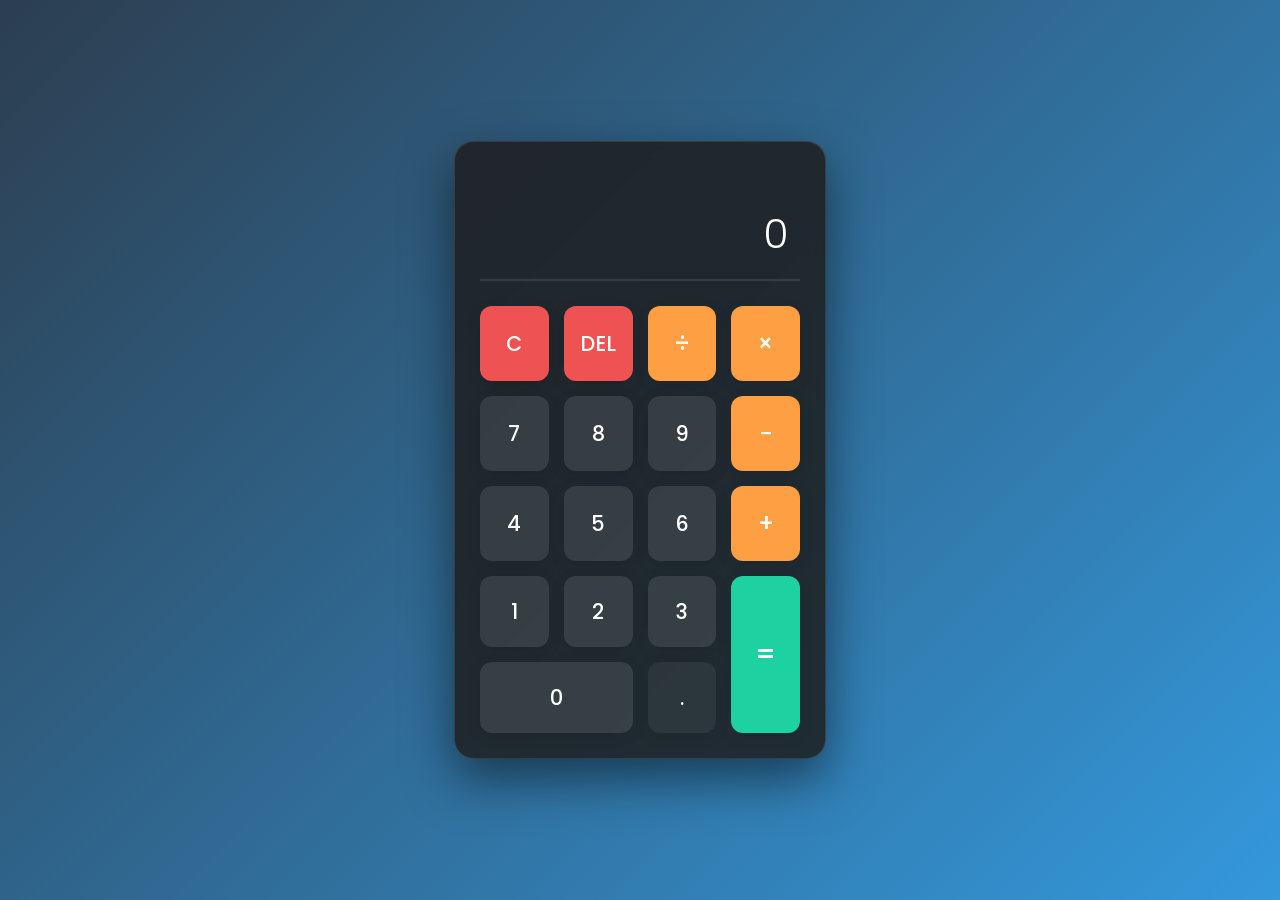
<file: WebDev-L2-Calculator/index.html>
<!DOCTYPE html>
<html lang="en">
<head>
    <meta charset="UTF-8">
    <meta name="viewport" content="width=device-width, initial-scale=1.0">
    <title>Calculator</title>
    <link rel="stylesheet" href="style.css">
</head>
<body>
    <div class="calculator">
        <div id="expression" class="expression" aria-hidden="true"></div>
        <div id="display" class="display" aria-live="polite">0</div>

        <button class="btn clear" data-action="clear" aria-label="Clear">C</button>
        <button class="btn backspace" data-action="delete" aria-label="Delete last character">DEL</button>
        <button class="btn operator" data-operator="/" aria-label="Divide">÷</button>
        <button class="btn operator" data-operator="*" aria-label="Multiply">×</button>

        <button class="btn number" data-number="7">7</button>
        <button class="btn number" data-number="8">8</button>
        <button class="btn number" data-number="9">9</button>
        <button class="btn operator" data-operator="-" aria-label="Subtract">−</button>

        <button class="btn number" data-number="4">4</button>
        <button class="btn number" data-number="5">5</button>
        <button class="btn number" data-number="6">6</button>
        <button class="btn operator" data-operator="+" aria-label="Add">+</button>

        <button class="btn number" data-number="1">1</button>
        <button class="btn number" data-number="2">2</button>
        <button class="btn number" data-number="3">3</button>
        <button class="btn equals" data-action="equals" aria-label="Equals">=</button>

        <button class="btn number wide" data-number="0">0</button>
        <button class="btn decimal" data-action="decimal" aria-label="Decimal point">.</button>
    </div>
    <script src="script.js"></script>
</body>
</html>
</file>
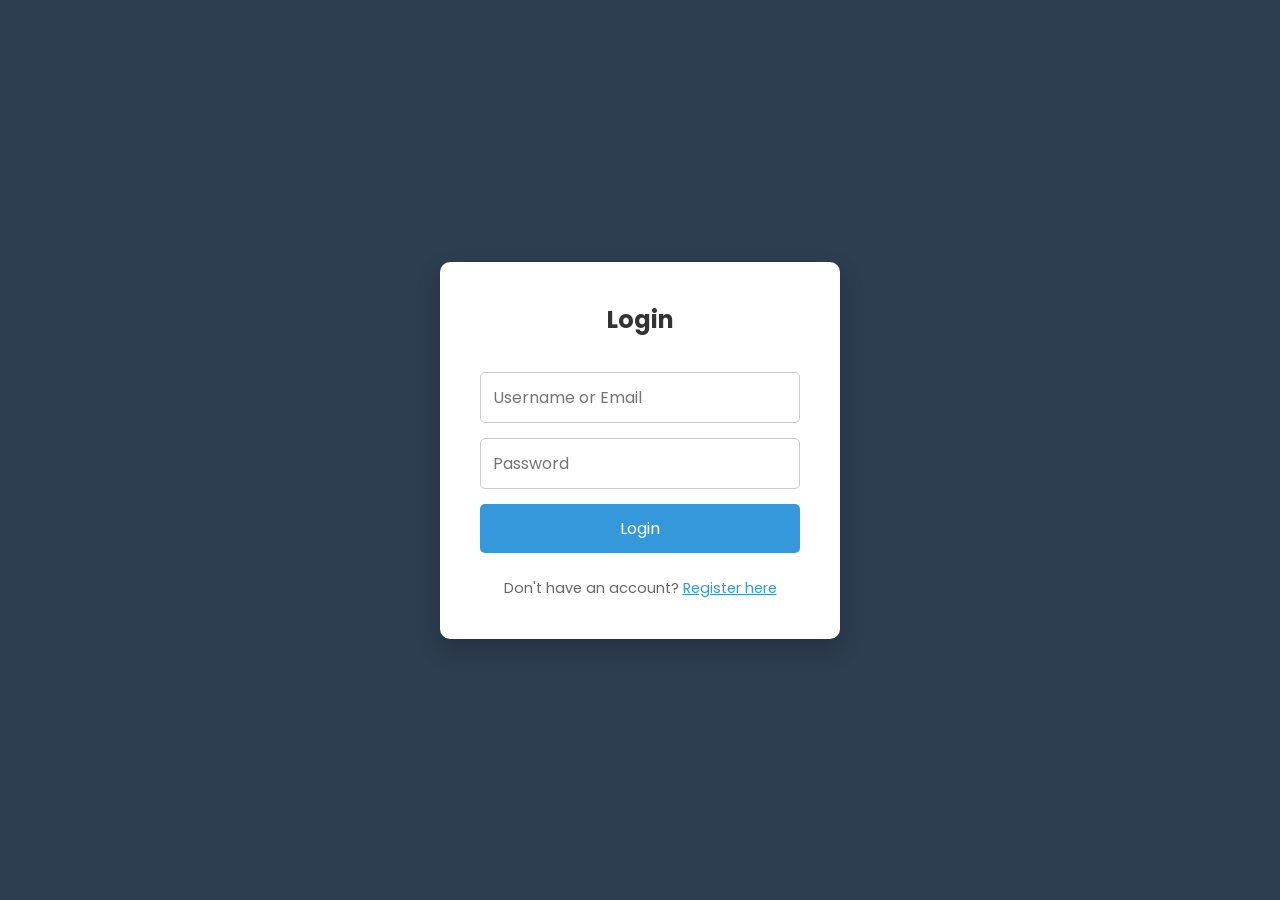
<file: WebDev-L2-LoginSystem/index.html>
<!DOCTYPE html>
<html lang="en">

<head>
    <meta charset="UTF-8">
    <meta name="viewport" content="width=device-width, initial-scale=1.0">
    <title>Authentication System</title>
    <link rel="preconnect" href="https://fonts.googleapis.com">
    <link rel="preconnect" href="https://fonts.gstatic.com" crossorigin>
    <link href="https://fonts.googleapis.com/css2?family=Poppins:wght@300;400;500&display=swap" rel="stylesheet">
    <link rel="stylesheet" href="style.css">
</head>

<body>
    <div class="auth-container">
        <!-- Login Form -->
        <form id="login-form" class="auth-form active" novalidate>
            <h2>Login</h2>
            <div id="login-success" class="success-msg" role="status"></div>
            <div id="login-error" class="error-msg" role="alert"></div>
            <input type="text" id="login-id" placeholder="Username or Email" autocomplete="username" required>
            <input type="password" id="login-password" placeholder="Password" autocomplete="current-password" required>
            <button type="submit" class="btn">Login</button>
            <p class="toggle-text">Don't have an account? <span data-toggle>Register here</span></p>
        </form>

        <!-- Registration Form -->
        <form id="register-form" class="auth-form" novalidate>
            <h2>Register</h2>
            <div id="register-error" class="error-msg" role="alert"></div>
            <input type="text" id="reg-username" placeholder="Username (min 3 chars)" autocomplete="username" required>
            <input type="email" id="reg-email" placeholder="Email" autocomplete="email" required>
            <input type="password" id="reg-password" placeholder="Password (min 8 chars, 1 number)"
                autocomplete="new-password" required>
            <button type="submit" class="btn">Register</button>
            <p class="toggle-text">Already have an account? <span data-toggle>Login here</span></p>
        </form>
    </div>
    <script src="auth.js"></script>
    <script src="script.js"></script>
</body>

</html>
</file>
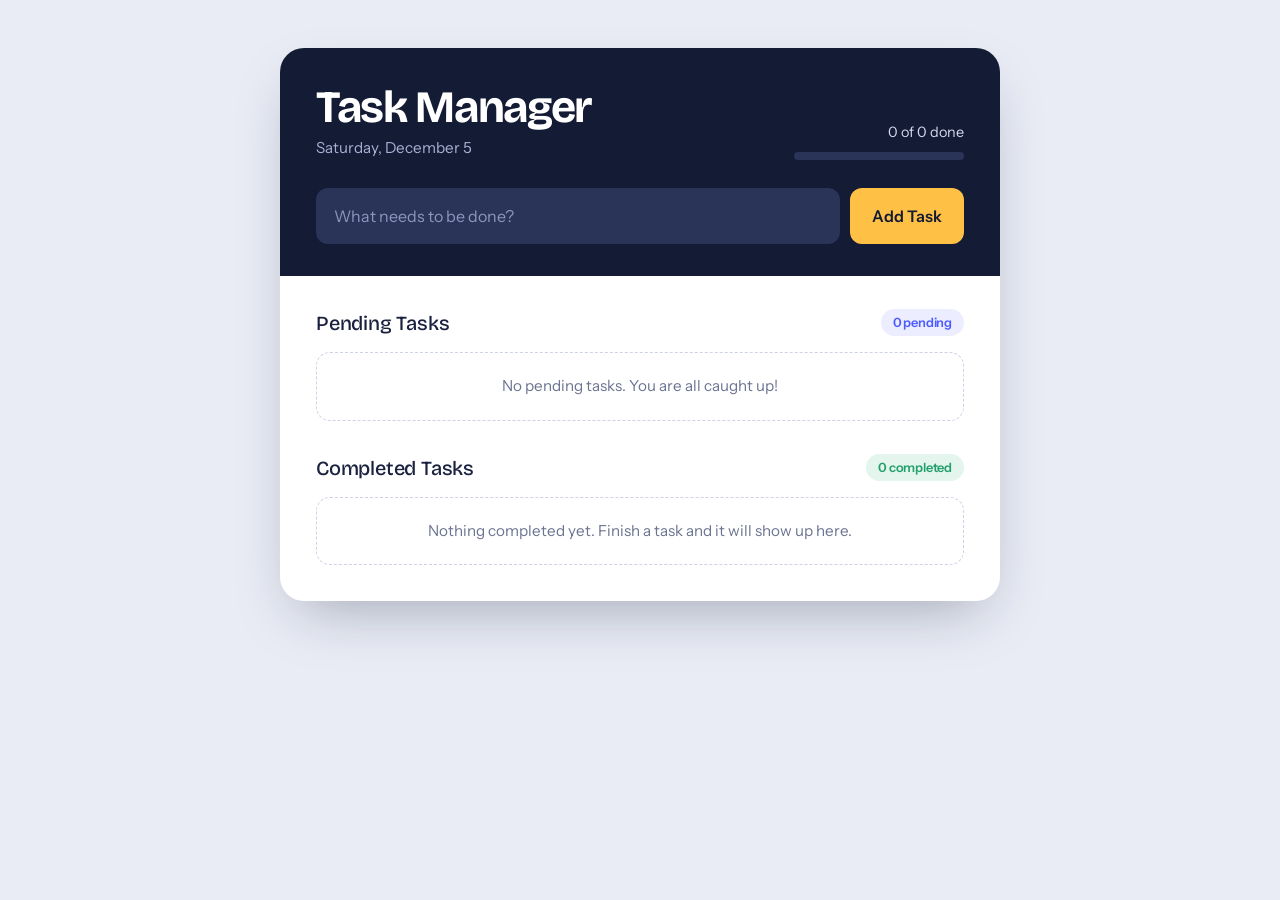
<file: WebDev-L2-ToDoApp/index.html>
<!DOCTYPE html>
<html lang="en">

<head>
    <meta charset="UTF-8">
    <meta name="viewport" content="width=device-width, initial-scale=1.0">
    <title>Task Manager</title>
    <link rel="preconnect" href="https://fonts.googleapis.com">
    <link rel="preconnect" href="https://fonts.gstatic.com" crossorigin>
    <link href="https://fonts.googleapis.com/css2?family=Bricolage+Grotesque:opsz,wght@12..96,500;12..96,700&family=Instrument+Sans:wght@400;500;600&display=swap" rel="stylesheet">
    <link rel="stylesheet" href="style.css">
</head>

<body>
    <main class="app">
        <header class="hero">
            <div class="hero-top">
                <div>
                    <h1>Task Manager</h1>
                    <p id="today" class="today"></p>
                </div>
                <div class="progress">
                    <p id="progress-label">0 of 0 done</p>
                    <div class="bar" role="progressbar" aria-label="Tasks completed" aria-valuemin="0" aria-valuemax="100" aria-valuenow="0">
                        <span id="progress-fill"></span>
                    </div>
                </div>
            </div>

            <form id="task-form" class="input-section" autocomplete="off">
                <label for="task-input" class="visually-hidden">New task</label>
                <input type="text" id="task-input" placeholder="What needs to be done?" maxlength="200">
                <button type="submit" id="add-btn">Add Task</button>
            </form>
            <p id="form-error" class="form-error" role="alert" hidden>Type a task before adding it.</p>
        </header>

        <div class="lists-container">
            <section class="list-section" aria-labelledby="pending-heading">
                <h2 id="pending-heading">Pending Tasks <span id="pending-count" class="badge badge-pending" aria-live="polite">0 pending</span></h2>
                <p id="pending-empty" class="empty-state">No pending tasks. You are all caught up!</p>
                <ul id="pending-list"></ul>
            </section>

            <section class="list-section" aria-labelledby="completed-heading">
                <h2 id="completed-heading">Completed Tasks <span id="completed-count" class="badge badge-done" aria-live="polite">0 completed</span></h2>
                <p id="completed-empty" class="empty-state">Nothing completed yet. Finish a task and it will show up here.</p>
                <ul id="completed-list"></ul>
                <button type="button" id="clear-completed" class="link-btn" hidden>Clear all completed</button>
            </section>
        </div>
    </main>

    <script src="script.js"></script>
</body>

</html>
</file>
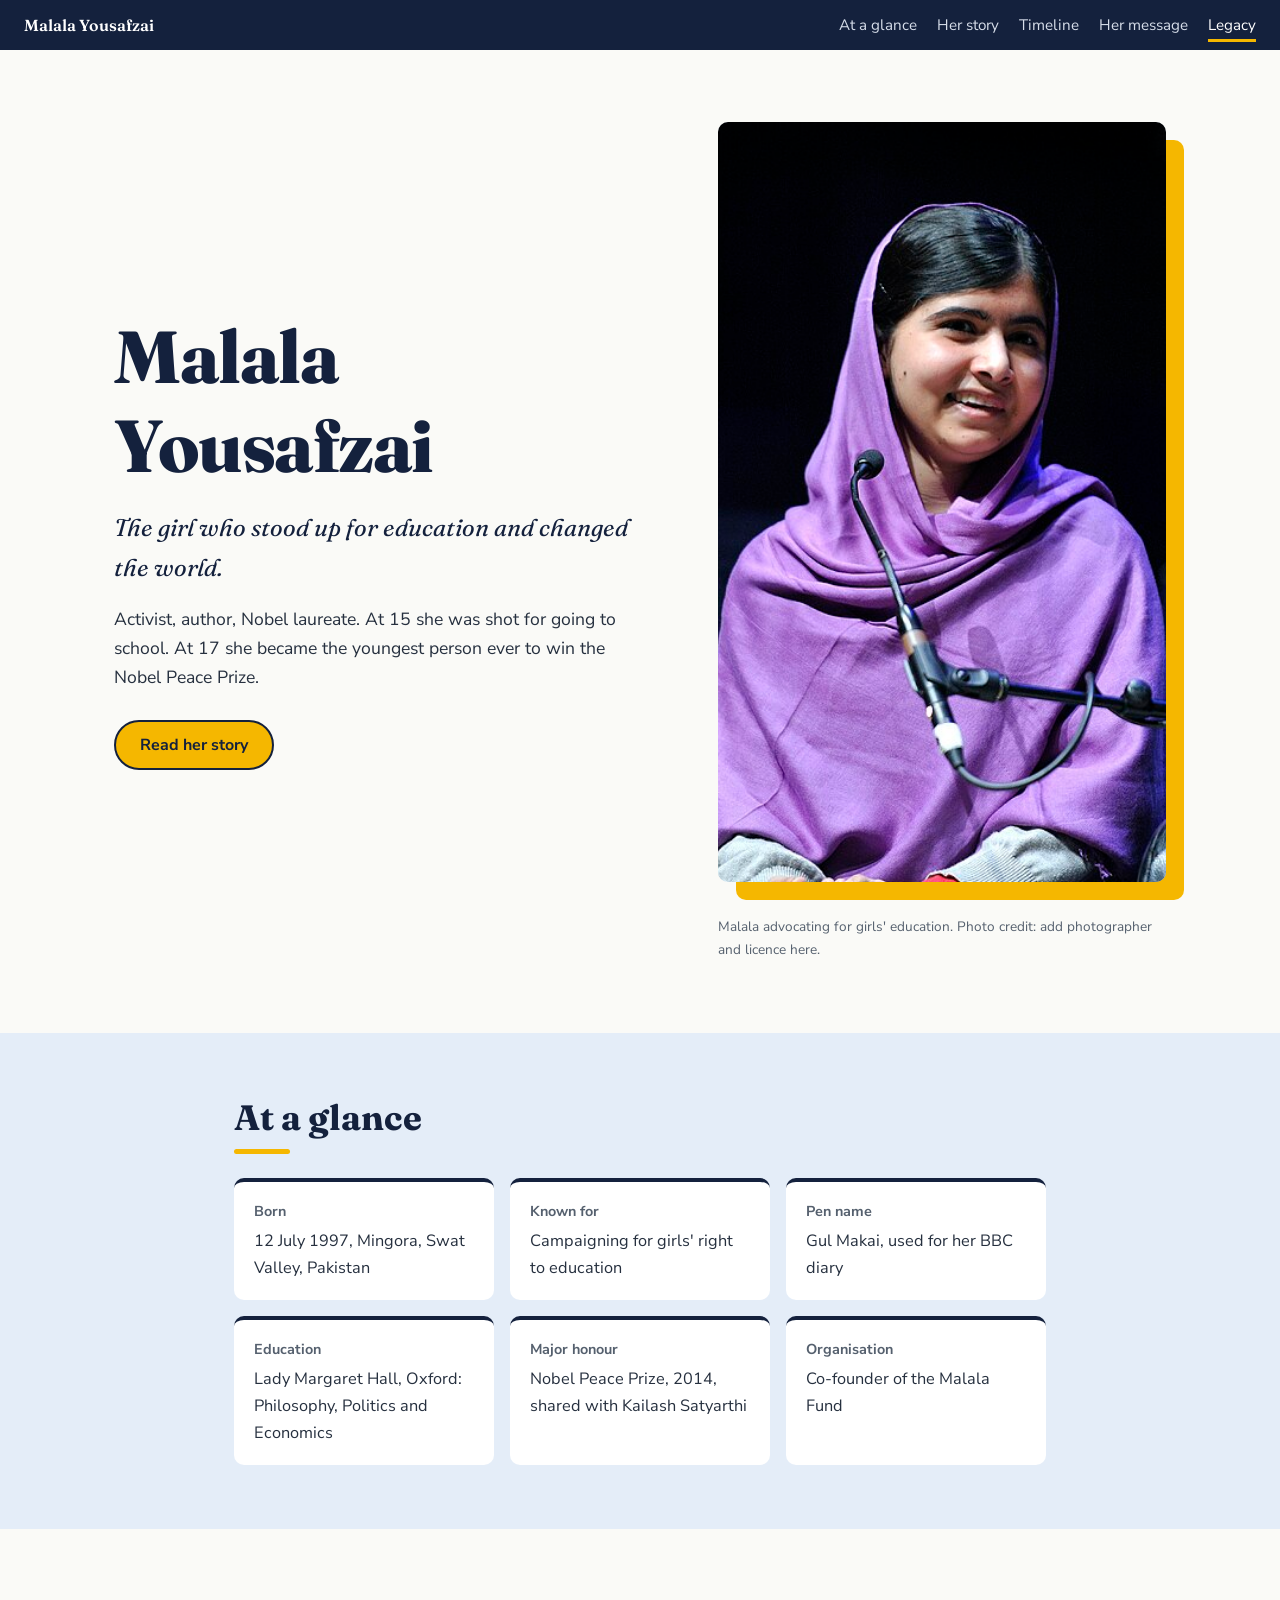
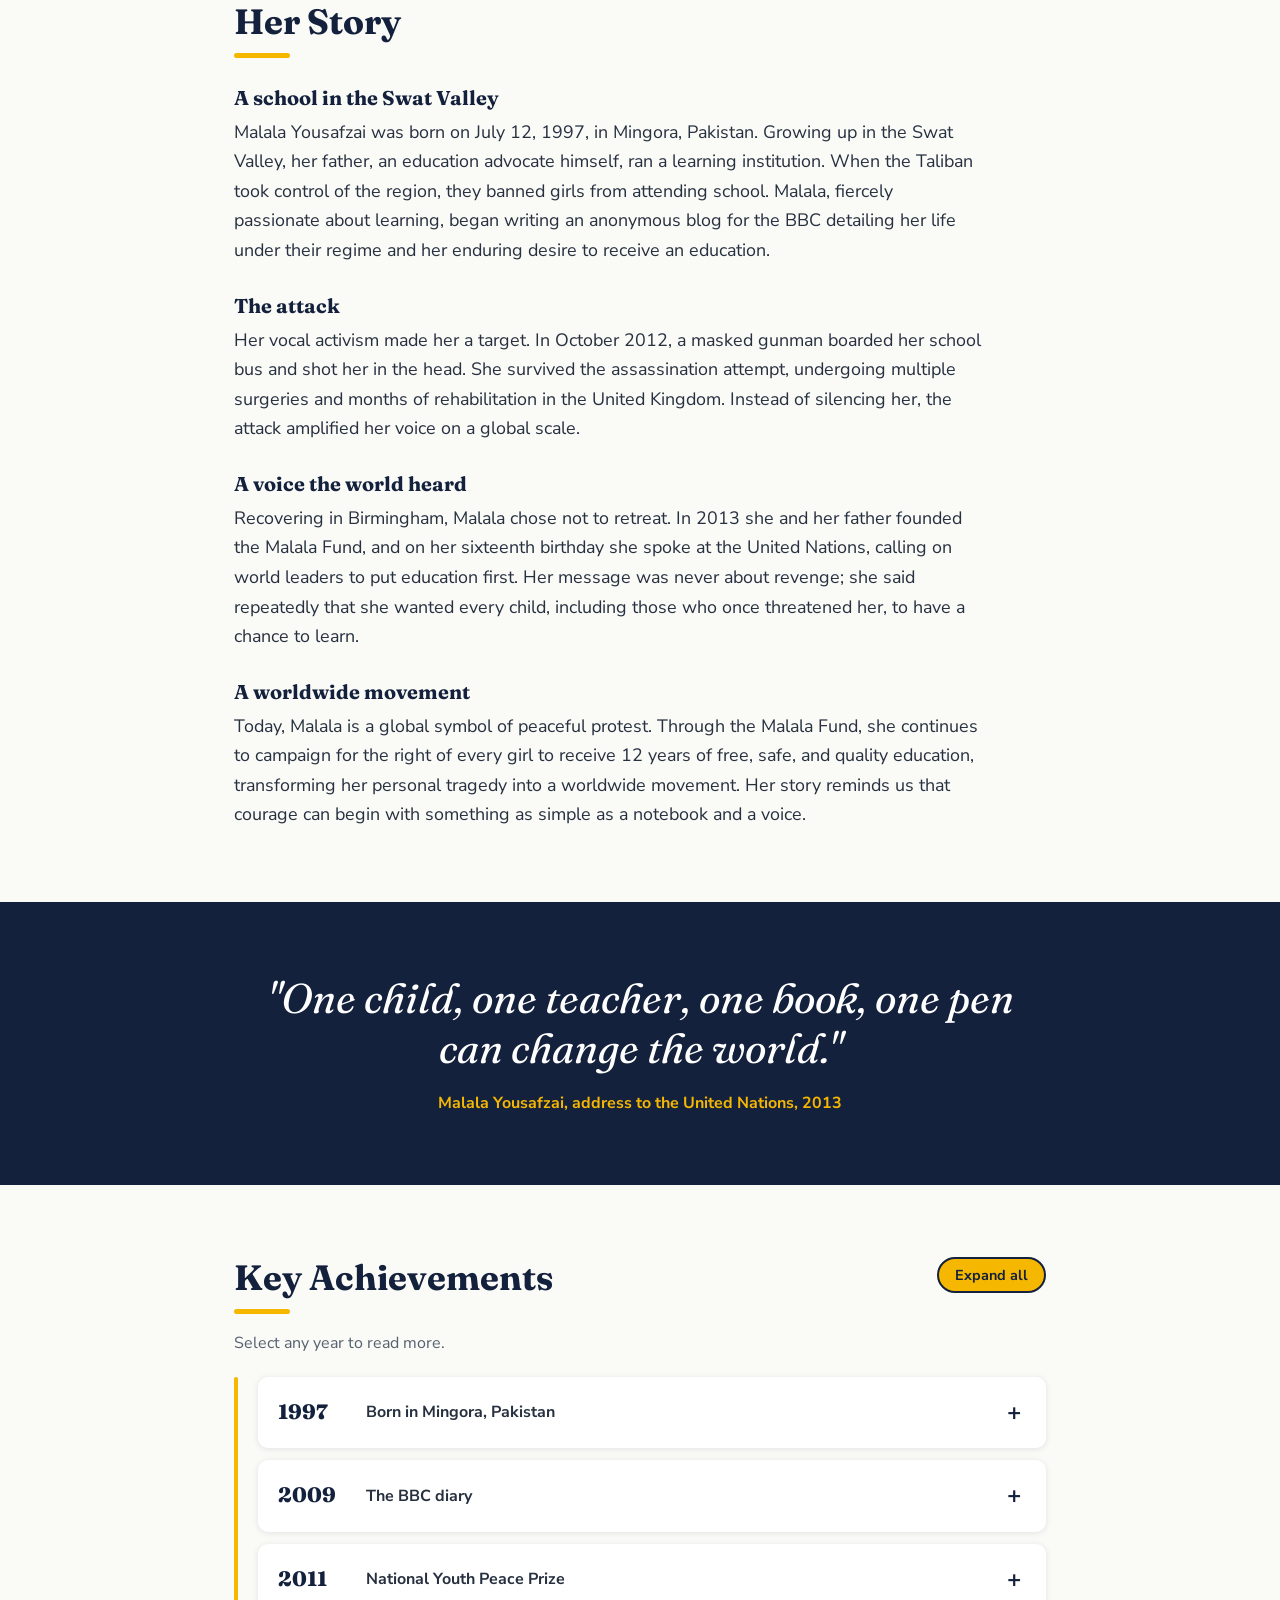
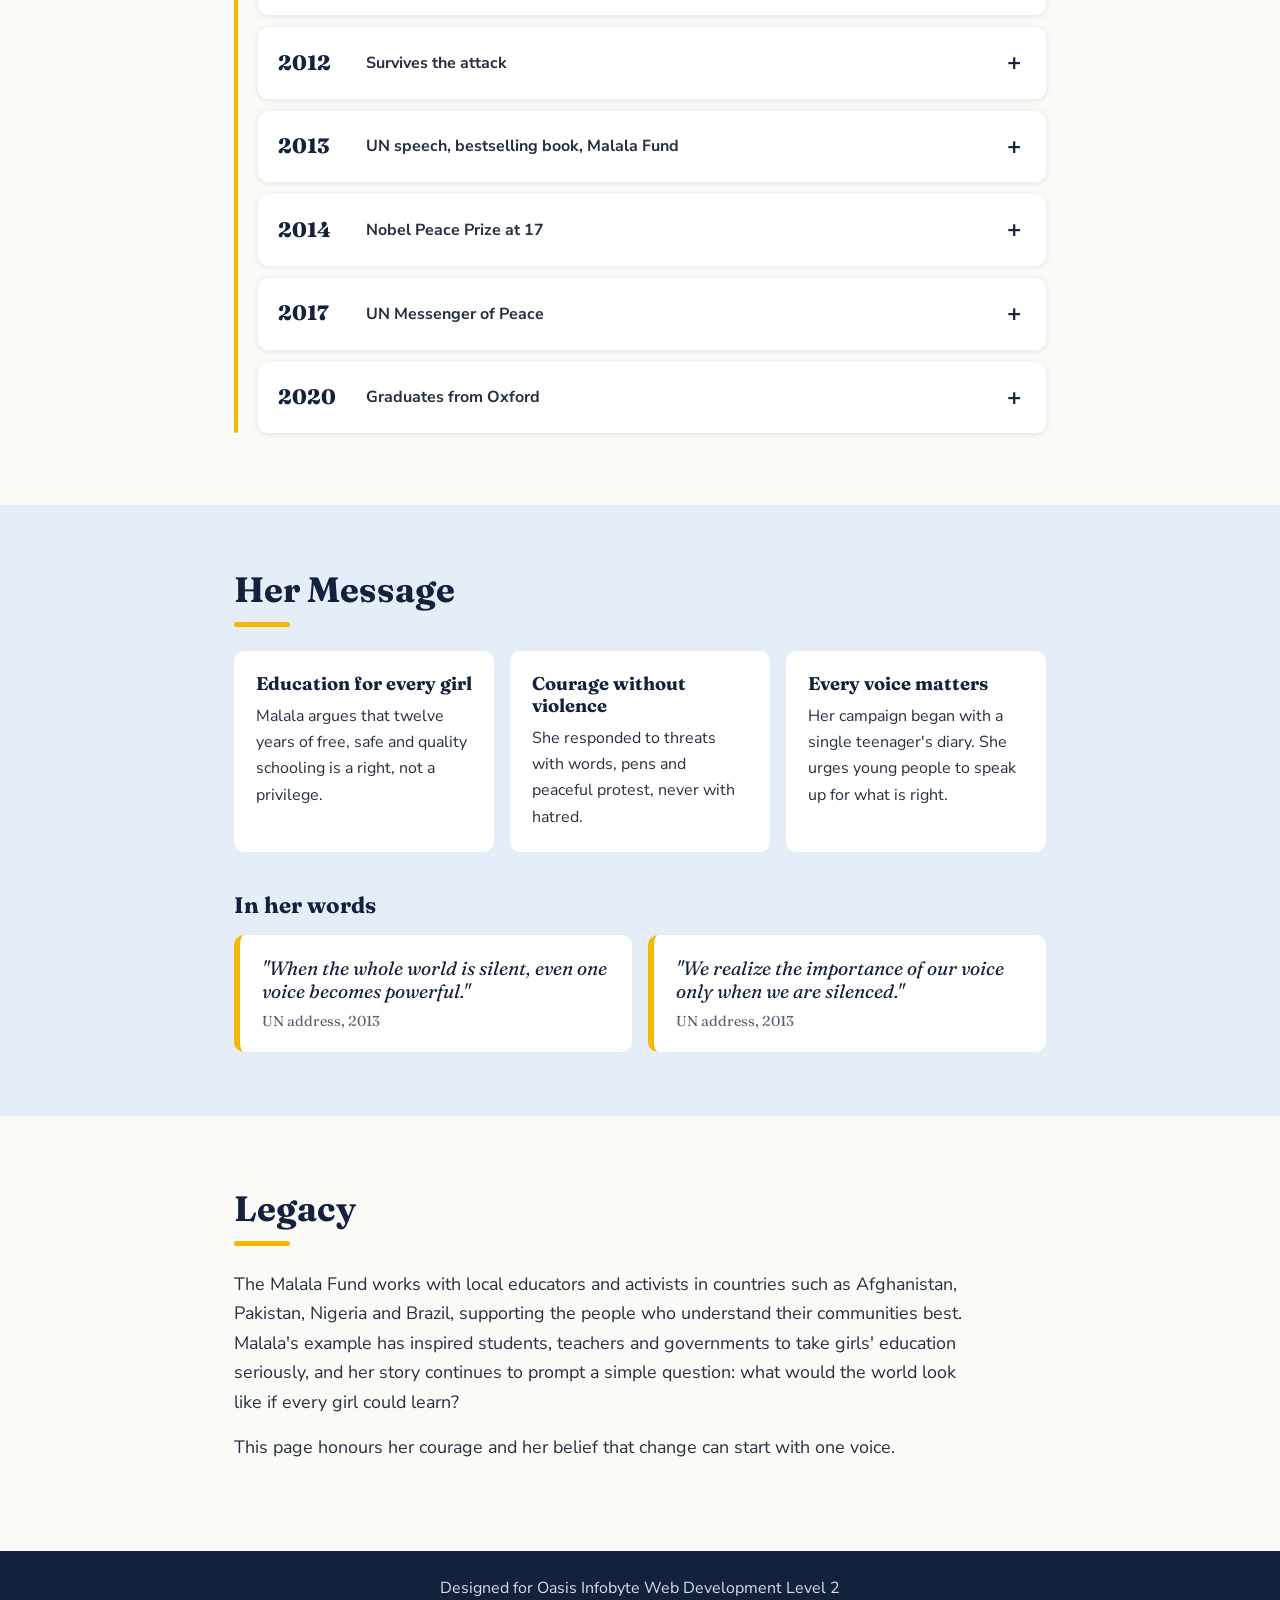
<file: WebDev-L2-TributePage/index.html>
<!DOCTYPE html>
<html lang="en">

<head>
    <meta charset="UTF-8">
    <meta name="viewport" content="width=device-width, initial-scale=1.0">
    <title>Malala Yousafzai - Tribute</title>
    <meta name="description"
        content="A tribute to Malala Yousafzai, the youngest Nobel Peace Prize laureate and a champion of girls' education.">
    <script>document.documentElement.classList.add('js');</script>
    <link rel="preconnect" href="https://fonts.googleapis.com">
    <link rel="preconnect" href="https://fonts.gstatic.com" crossorigin>
    <!-- Two font styles: Fraunces (serif, headings) + Nunito Sans (sans-serif, body) -->
    <link
        href="https://fonts.googleapis.com/css2?family=Fraunces:ital,opsz,wght@0,9..144,600;0,9..144,800;1,9..144,400&family=Nunito+Sans:wght@400;600;700&display=swap"
        rel="stylesheet">
    <link rel="stylesheet" href="style.css">
</head>

<body>
    <nav class="topnav" aria-label="Page sections">
        <a class="brand" href="#top">Malala Yousafzai</a>
        <button type="button" class="menu-toggle" id="menu-toggle" aria-label="Open menu" aria-expanded="false"
            aria-controls="nav-links">
            <span></span><span></span><span></span>
        </button>
        <ul id="nav-links">
            <li><a href="#glance">At a glance</a></li>
            <li><a href="#story">Her story</a></li>
            <li><a href="#timeline">Timeline</a></li>
            <li><a href="#message">Her message</a></li>
            <li><a href="#legacy">Legacy</a></li>
        </ul>
        <div class="progress" id="progress" aria-hidden="true"></div>
    </nav>

    <header class="hero" id="top">
        <div class="hero-text">
            <h1>Malala Yousafzai</h1>
            <p class="tagline">The girl who stood up for education and changed the world.</p>
            <p class="intro">Activist, author, Nobel laureate. At 15 she was shot for going to school. At 17 she became
                the youngest person ever to win the Nobel Peace Prize.</p>
            <a class="button" href="#story">Read her story</a>
        </div>
        <figure class="portrait">
            <!-- Save a royalty-free photo (Wikimedia Commons or Unsplash) as malala-image.jpg -->
            <div class="portrait-frame">
                <img src="malala-image.jpg" alt="Portrait of Malala Yousafzai" id="main-image" width="640" height="760">
            </div>
            <figcaption>Malala advocating for girls' education. Photo credit: add photographer and licence here.
            </figcaption>
        </figure>
    </header>

    <main>
        <section class="glance band-blue" id="glance">
            <div class="wrap">
                <h2>At a glance</h2>
                <dl class="facts">
                    <div>
                        <dt>Born</dt>
                        <dd>12 July 1997, Mingora, Swat Valley, Pakistan</dd>
                    </div>
                    <div>
                        <dt>Known for</dt>
                        <dd>Campaigning for girls' right to education</dd>
                    </div>
                    <div>
                        <dt>Pen name</dt>
                        <dd>Gul Makai, used for her BBC diary</dd>
                    </div>
                    <div>
                        <dt>Education</dt>
                        <dd>Lady Margaret Hall, Oxford: Philosophy, Politics and Economics</dd>
                    </div>
                    <div>
                        <dt>Major honour</dt>
                        <dd>Nobel Peace Prize, 2014, shared with Kailash Satyarthi</dd>
                    </div>
                    <div>
                        <dt>Organisation</dt>
                        <dd>Co-founder of the Malala Fund</dd>
                    </div>
                </dl>
            </div>
        </section>

        <section class="biography wrap" id="story">
            <h2>Her Story</h2>
            <h3>A school in the Swat Valley</h3>
            <p>Malala Yousafzai was born on July 12, 1997, in Mingora, Pakistan. Growing up in the Swat Valley, her
                father, an education advocate himself, ran a learning institution. When the Taliban took control of the
                region, they banned girls from attending school. Malala, fiercely passionate about learning, began
                writing an anonymous blog for the BBC detailing her life under their regime and her enduring desire to
                receive an education.</p>
            <h3>The attack</h3>
            <p>Her vocal activism made her a target. In October 2012, a masked gunman boarded her school bus and shot
                her in the head. She survived the assassination attempt, undergoing multiple surgeries and months of
                rehabilitation in the United Kingdom. Instead of silencing her, the attack amplified her voice on a
                global scale.</p>
            <h3>A voice the world heard</h3>
            <p>Recovering in Birmingham, Malala chose not to retreat. In 2013 she and her father founded the Malala
                Fund, and on her sixteenth birthday she spoke at the United Nations, calling on world leaders to put
                education first. Her message was never about revenge; she said repeatedly that she wanted every child,
                including those who once threatened her, to have a chance to learn.</p>
            <h3>A worldwide movement</h3>
            <p>Today, Malala is a global symbol of peaceful protest. Through the Malala Fund, she continues to campaign
                for the right of every girl to receive 12 years of free, safe, and quality education, transforming her
                personal tragedy into a worldwide movement. Her story reminds us that courage can begin with something
                as simple as a notebook and a voice.</p>
        </section>

        <section class="quote-section band-ink" aria-label="Featured quote">
            <blockquote class="wrap">
                <p>"One child, one teacher, one book, one pen can change the world."</p>
                <footer class="quote-source">Malala Yousafzai, address to the United Nations, 2013</footer>
            </blockquote>
        </section>

        <section class="timeline wrap" id="timeline">
            <div class="timeline-head">
                <h2>Key Achievements</h2>
                <button type="button" class="button button-small" id="toggle-all" aria-pressed="false">Expand
                    all</button>
            </div>
            <p class="section-note">Select any year to read more.</p>
            <ol class="timeline-list">
                <li>
                    <details>
                        <summary><span class="year">1997</span><span class="title">Born in Mingora, Pakistan</span>
                        </summary>
                        <p>Malala was born into a family that valued learning. Her father ran a school, and she grew up
                            surrounded by classrooms, books and teachers.</p>
                    </details>
                </li>
                <li>
                    <details>
                        <summary><span class="year">2009</span><span class="title">The BBC diary</span></summary>
                        <p>Writing as "Gul Makai", she described daily life under Taliban rule and her fear that her
                            school would close. The diary brought international attention to what was happening in Swat.
                        </p>
                    </details>
                </li>
                <li>
                    <details>
                        <summary><span class="year">2011</span><span class="title">National Youth Peace Prize</span>
                        </summary>
                        <p>Awarded Pakistan's first National Youth Peace Prize in recognition of her courage and
                            advocacy.</p>
                    </details>
                </li>
                <li>
                    <details>
                        <summary><span class="year">2012</span><span class="title">Survives the attack</span></summary>
                        <p>Shot on her school bus in October, she was flown to the United Kingdom for emergency
                            treatment and a long recovery. Messages of support arrived from around the world.</p>
                    </details>
                </li>
                <li>
                    <details>
                        <summary><span class="year">2013</span><span class="title">UN speech, bestselling book, Malala
                                Fund</span></summary>
                        <p>On her sixteenth birthday she addressed the United Nations, co-authored the international
                            bestseller "I Am Malala", and co-founded the Malala Fund with her father.</p>
                    </details>
                </li>
                <li>
                    <details>
                        <summary><span class="year">2014</span><span class="title">Nobel Peace Prize at 17</span>
                        </summary>
                        <p>Became the youngest recipient of the Nobel Peace Prize, sharing it with child-rights
                            campaigner Kailash Satyarthi.</p>
                    </details>
                </li>
                <li>
                    <details>
                        <summary><span class="year">2017</span><span class="title">UN Messenger of Peace</span>
                        </summary>
                        <p>Named the youngest-ever United Nations Messenger of Peace, with a focus on girls' education.
                        </p>
                    </details>
                </li>
                <li>
                    <details>
                        <summary><span class="year">2020</span><span class="title">Graduates from Oxford</span>
                        </summary>
                        <p>Completed her degree in Philosophy, Politics, and Economics at Oxford University.</p>
                    </details>
                </li>
            </ol>
        </section>

        <section class="message band-blue" id="message">
            <div class="wrap">
                <h2>Her Message</h2>
                <div class="cards">
                    <article class="card">
                        <h3>Education for every girl</h3>
                        <p>Malala argues that twelve years of free, safe and quality schooling is a right, not a
                            privilege.</p>
                    </article>
                    <article class="card">
                        <h3>Courage without violence</h3>
                        <p>She responded to threats with words, pens and peaceful protest, never with hatred.</p>
                    </article>
                    <article class="card">
                        <h3>Every voice matters</h3>
                        <p>Her campaign began with a single teenager's diary. She urges young people to speak up for
                            what is right.</p>
                    </article>
                </div>
                <h3 class="subhead">In her words</h3>
                <div class="cards cards-quotes">
                    <blockquote class="card">
                        <p>"When the whole world is silent, even one voice becomes powerful."</p>
                        <footer>UN address, 2013</footer>
                    </blockquote>
                    <blockquote class="card">
                        <p>"We realize the importance of our voice only when we are silenced."</p>
                        <footer>UN address, 2013</footer>
                    </blockquote>
                </div>
            </div>
        </section>

        <section class="legacy wrap" id="legacy">
            <h2>Legacy</h2>
            <p>The Malala Fund works with local educators and activists in countries such as Afghanistan, Pakistan,
                Nigeria and Brazil, supporting the people who understand their communities best. Malala's example has
                inspired students, teachers and governments to take girls' education seriously, and her story continues
                to prompt a simple question: what would the world look like if every girl could learn?</p>
            <p>This page honours her courage and her belief that change can start with one voice.</p>
        </section>
    </main>

    <footer class="site-footer">
        <p>Designed for Oasis Infobyte Web Development Level 2</p>
    </footer>

    <script src="script.js"></script>
</body>

</html>
</file>
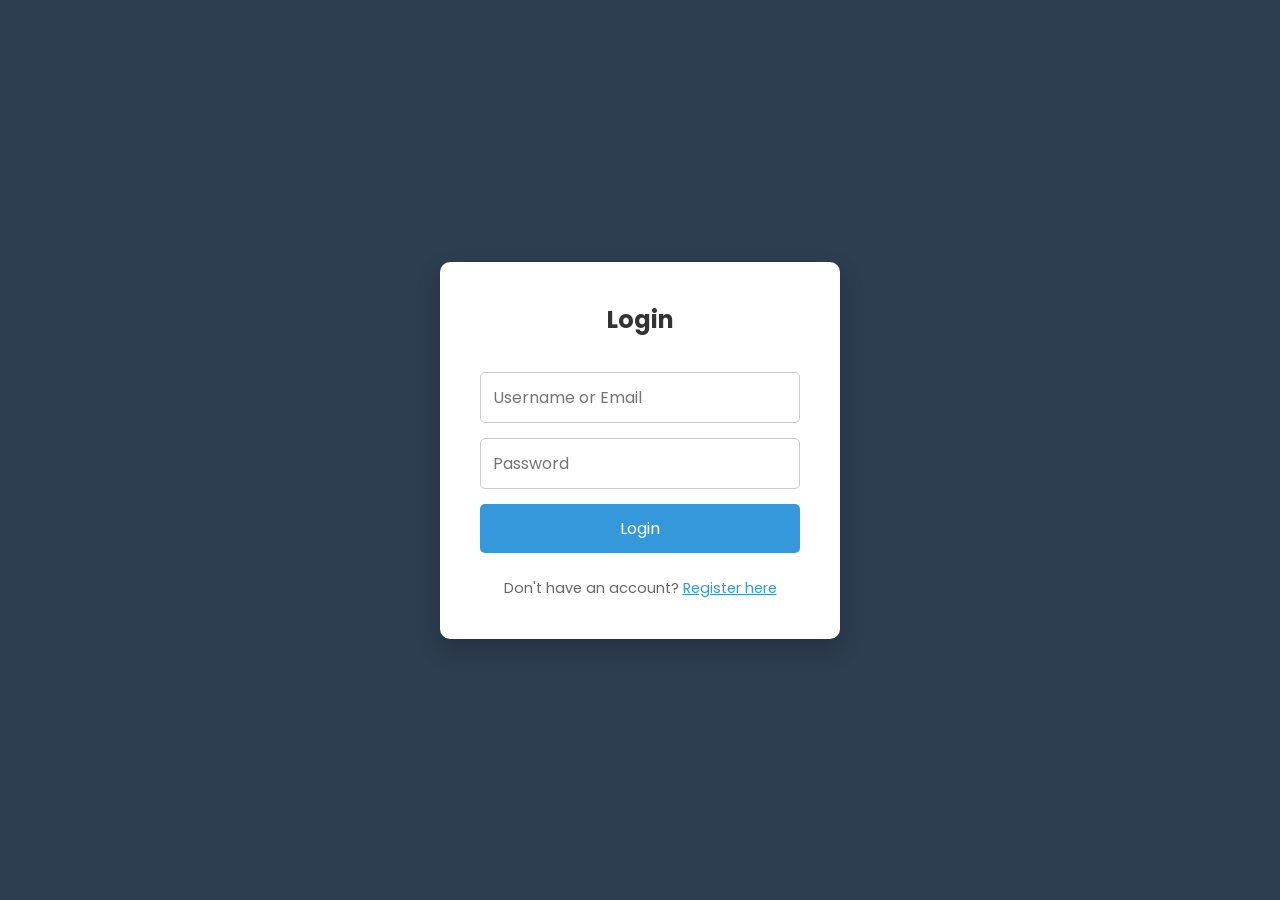
<file: WebDev-L2-LoginSystem/dashboard.html>
<!DOCTYPE html>
<html lang="en">

<head>
    <meta charset="UTF-8">
    <meta name="viewport" content="width=device-width, initial-scale=1.0">
    <title>Dashboard</title>
    <link rel="preconnect" href="https://fonts.googleapis.com">
    <link rel="preconnect" href="https://fonts.gstatic.com" crossorigin>
    <link href="https://fonts.googleapis.com/css2?family=Poppins:wght@300;400;500&display=swap" rel="stylesheet">
    <link rel="stylesheet" href="style.css">
    <script src="auth.js"></script>
</head>

<body class="protected">
    <div class="dashboard-container">
        <h1>Welcome, <span id="welcome-name"></span>!</h1>
        <p>Signed in as <strong id="welcome-email"></strong></p>
        <p>You have successfully authenticated and accessed the protected route.</p>
        <button id="logout-btn" class="btn logout">Logout</button>
    </div>
    <script src="dashboard.js"></script>
</body>

</html>
</file>
<file: WebDev-L2-Calculator/style.css>
/* Import a clean modern font from Google Fonts */
@import url('https://fonts.googleapis.com/css2?family=Poppins:wght@300;400;500&display=swap');

body {
    display: flex;
    justify-content: center;
    align-items: center;
    min-height: 100vh;
    margin: 0;
    /* Smooth gradient background */
    background: linear-gradient(135deg, #2c3e50, #3498db);
    font-family: 'Poppins', sans-serif;
}

.calculator {
    background-color: rgba(30, 30, 30, 0.85);
    padding: 25px;
    border-radius: 20px;
    /* Soft shadow for 3D depth */
    box-shadow: 0 20px 50px rgba(0, 0, 0, 0.5);
    /* Frosted glass effect */
    backdrop-filter: blur(10px);
    border: 1px solid rgba(255, 255, 255, 0.1);

    display: grid;
    grid-template-columns: repeat(4, 1fr);
    gap: 15px;
    width: min(320px, calc(100vw - 100px));
}

/* Previous expression, shown small above the main display */
.expression {
    grid-column: span 4;
    min-height: 1.4rem;
    padding: 0 10px;
    text-align: right;
    font-size: 0.95rem;
    font-weight: 300;
    color: rgba(255, 255, 255, 0.5);
    word-break: break-all;
}

.display {
    grid-column: span 4;
    background-color: transparent;
    color: #ffffff;
    font-size: 2.5rem;
    font-weight: 300;
    text-align: right;
    padding: 0 10px 15px;
    margin-bottom: 10px;
    min-height: 3.5rem;
    border-bottom: 2px solid rgba(255, 255, 255, 0.1);
    word-break: break-all;
    letter-spacing: 2px;
}

/* Long expressions shrink so they stay readable */
.display.small {
    font-size: 1.4rem;
    letter-spacing: 1px;
}

.display.error {
    color: #ff6b6b;
}

.btn {
    padding: 20px 0;
    font-family: inherit;
    font-size: 1.3rem;
    font-weight: 500;
    border: none;
    border-radius: 12px;
    cursor: pointer;
    background-color: rgba(255, 255, 255, 0.05);
    color: #fff;
    /* Smooth transition for hover effects */
    transition: all 0.3s ease;
    box-shadow: 0 4px 15px rgba(0, 0, 0, 0.1);
}

/* Hover and Active states make the buttons feel tactile */
.btn:hover {
    background-color: rgba(255, 255, 255, 0.15);
    transform: translateY(-2px);
}

.btn:active {
    transform: translateY(2px);
    box-shadow: 0 2px 10px rgba(0, 0, 0, 0.1);
}

/* Visible keyboard focus */
.btn:focus-visible {
    outline: 2px solid #fff;
    outline-offset: 2px;
}

/* Specific button styling */
.number {
    background-color: rgba(255, 255, 255, 0.1);
}

.operator {
    background-color: #ff9f43;
    color: #fff;
    font-size: 1.5rem;
}

.operator:hover {
    background-color: #ffb164;
}

.clear, .backspace {
    background-color: #ee5253;
}

.clear:hover, .backspace:hover {
    background-color: #ff6b6b;
}

.equals {
    background-color: #1dd1a1;
    grid-row: span 2;
    font-size: 1.8rem;
}

.equals:hover {
    background-color: #10e3a6;
}

.wide {
    grid-column: span 2;
}

@media (prefers-reduced-motion: reduce) {
    .btn { transition: none; }
    .btn:hover, .btn:active { transform: none; }
}
</file>
<file: WebDev-L2-LoginSystem/style.css>
* {
    box-sizing: border-box;
    margin: 0;
    padding: 0;
    font-family: 'Poppins', sans-serif;
}

body {
    background-color: #2c3e50;
    display: flex;
    justify-content: center;
    align-items: center;
    min-height: 100vh;
    padding: 20px;
}

/* Hide protected content until the session is verified (prevents a flash) */
body.protected {
    visibility: hidden;
}

body.protected.ready {
    visibility: visible;
}

.auth-container,
.dashboard-container {
    background: white;
    padding: 40px;
    border-radius: 10px;
    width: 100%;
    max-width: 400px;
    box-shadow: 0 10px 25px rgba(0, 0, 0, 0.2);
    text-align: center;
}

.dashboard-container p {
    color: #555;
    margin-bottom: 10px;
}

.auth-form {
    display: none;
    flex-direction: column;
    gap: 15px;
}

.auth-form.active {
    display: flex;
}

h2,
h1 {
    color: #333;
    margin-bottom: 20px;
}

input {
    padding: 12px;
    border: 1px solid #ccc;
    border-radius: 5px;
    font-size: 1rem;
}

input:focus {
    outline: none;
    border-color: #3498db;
}

.btn {
    padding: 12px;
    background-color: #3498db;
    color: white;
    border: none;
    border-radius: 5px;
    cursor: pointer;
    font-size: 1rem;
    transition: background 0.3s;
}

.btn:hover {
    background-color: #2980b9;
}

.btn:disabled {
    opacity: 0.6;
    cursor: not-allowed;
}

.btn.logout {
    background-color: #e74c3c;
    margin-top: 20px;
    width: 100%;
}

.btn.logout:hover {
    background-color: #c0392b;
}

.toggle-text {
    font-size: 0.9rem;
    color: #666;
    margin-top: 10px;
}

.toggle-text span {
    color: #3498db;
    cursor: pointer;
    text-decoration: underline;
}

.error-msg,
.success-msg {
    font-size: 0.85rem;
    display: none;
    text-align: left;
    padding: 10px;
    border-radius: 5px;
}

.error-msg {
    color: #c0392b;
    background: #fdecea;
}

.success-msg {
    color: #1e8449;
    background: #e8f8f0;
}
</file>
<file: WebDev-L2-ToDoApp/style.css>
:root {
    --ink: #141B34;
    --ink-soft: #2A3358;
    --mist: #E9ECF5;
    --line: #E3E6F0;
    --text: #1B2240;
    --muted: #6B7390;
    --cobalt: #4C5BFF;
    --cobalt-tint: #ECEEFF;
    --amber: #FFC145;
    --green: #22A06B;
    --green-tint: #E3F5EC;
    --red: #D6403A;
    --red-tint: #FCECEB;
}

* {
    margin: 0;
    padding: 0;
    box-sizing: border-box;
}

body {
    font-family: 'Instrument Sans', system-ui, sans-serif;
    background: var(--mist);
    color: var(--text);
    display: flex;
    justify-content: center;
    padding: 48px 20px;
    line-height: 1.5;
}

.app {
    width: 100%;
    max-width: 720px;
    background: #fff;
    border-radius: 24px;
    overflow: hidden;
    box-shadow: 0 24px 60px -20px rgba(20, 27, 52, 0.35);
}

/* ---------- Header ---------- */
.hero {
    background: var(--ink);
    color: #fff;
    padding: 36px 36px 32px;
}

.hero-top {
    display: flex;
    justify-content: space-between;
    align-items: flex-end;
    gap: 24px;
    flex-wrap: wrap;
    margin-bottom: 28px;
}

h1 {
    font-family: 'Bricolage Grotesque', sans-serif;
    font-weight: 700;
    font-size: clamp(2rem, 6vw, 2.8rem);
    letter-spacing: -0.03em;
    line-height: 1.05;
}

.today {
    margin-top: 6px;
    color: #A8B0D4;
    font-size: 0.95rem;
}

.progress {
    min-width: 170px;
    text-align: right;
}

.progress p {
    font-size: 0.9rem;
    color: #D6DAF0;
    margin-bottom: 8px;
}

.bar {
    height: 8px;
    background: var(--ink-soft);
    border-radius: 99px;
    overflow: hidden;
}

#progress-fill {
    display: block;
    height: 100%;
    width: 0;
    background: var(--amber);
    border-radius: 99px;
    transition: width 0.5s cubic-bezier(.2, .8, .2, 1);
}

/* ---------- Add form ---------- */
.input-section {
    display: flex;
    gap: 10px;
}

#task-input {
    flex: 1;
    min-width: 0;
    padding: 14px 16px;
    border: 2px solid transparent;
    border-radius: 12px;
    background: var(--ink-soft);
    color: #fff;
    font: inherit;
    font-size: 1rem;
    transition: border-color 0.2s, background 0.2s;
}

#task-input::placeholder {
    color: #8D96BE;
}

#task-input:focus {
    outline: none;
    border-color: var(--amber);
    background: #1E2750;
}

#add-btn {
    padding: 14px 22px;
    border: none;
    border-radius: 12px;
    background: var(--amber);
    color: var(--ink);
    font: inherit;
    font-weight: 600;
    cursor: pointer;
    transition: background 0.2s, transform 0.1s;
}

#add-btn:hover {
    background: #FFD067;
}

#add-btn:active {
    transform: scale(0.97);
}

.form-error {
    margin-top: 10px;
    color: #FFB4AE;
    font-size: 0.88rem;
}

.form-error[hidden] {
    display: none;
}

/* ---------- Lists ---------- */
.lists-container {
    display: flex;
    flex-direction: column;
    gap: 32px;
    padding: 32px 36px 36px;
}

h2 {
    font-family: 'Bricolage Grotesque', sans-serif;
    font-weight: 500;
    font-size: 1.25rem;
    letter-spacing: -0.01em;
    margin-bottom: 14px;
    display: flex;
    justify-content: space-between;
    align-items: center;
    gap: 12px;
}

.badge {
    font-family: 'Instrument Sans', sans-serif;
    font-size: 0.8rem;
    font-weight: 600;
    padding: 4px 12px;
    border-radius: 99px;
}

.badge-pending {
    background: var(--cobalt-tint);
    color: var(--cobalt);
}

.badge-done {
    background: var(--green-tint);
    color: var(--green);
}

.empty-state {
    color: var(--muted);
    text-align: center;
    padding: 22px 16px;
    border: 1.5px dashed #CDD2E4;
    border-radius: 14px;
    font-size: 0.95rem;
}

ul {
    list-style: none;
}

li {
    display: grid;
    grid-template-columns: auto 1fr auto;
    align-items: center;
    gap: 14px;
    padding: 14px 16px;
    margin-bottom: 10px;
    background: #fff;
    border: 1px solid var(--line);
    border-radius: 14px;
    transition: border-color 0.2s, background 0.2s;
}

li:hover {
    border-color: #C9CEE4;
}

li.editing {
    grid-template-columns: 1fr auto;
    border-color: var(--cobalt);
}

li.completed {
    background: #F7F8FB;
}

li.enter {
    animation: slide-in 0.35s cubic-bezier(.2, .8, .2, 1);
}

@keyframes slide-in {
    from {
        opacity: 0;
        transform: translateY(-8px);
    }
    to {
        opacity: 1;
        transform: none;
    }
}

/* ---------- Check toggle ---------- */
.check {
    width: 28px;
    height: 28px;
    border-radius: 50%;
    border: 2px solid #B6BCD6;
    background: #fff;
    cursor: pointer;
    display: grid;
    place-items: center;
    padding: 0;
    transition: border-color 0.2s, background 0.2s;
}

.check svg {
    width: 14px;
    height: 14px;
    stroke: #fff;
    stroke-width: 3;
    fill: none;
    stroke-linecap: round;
    stroke-linejoin: round;
    opacity: 0;
    transform: scale(0.5);
    transition: opacity 0.15s, transform 0.2s;
}

.check:hover {
    border-color: var(--cobalt);
}

.check:hover svg {
    stroke: var(--cobalt);
    opacity: 0.5;
    transform: scale(1);
}

li.completed .check {
    background: var(--green);
    border-color: var(--green);
}

li.completed .check svg {
    stroke: #fff;
    opacity: 1;
    transform: scale(1);
}

li.completed .check:hover {
    background: #1B8A5B;
    border-color: #1B8A5B;
}

/* ---------- Task content ---------- */
.task-content {
    min-width: 0;
}

.task-text {
    display: block;
    font-size: 1rem;
    font-weight: 500;
    overflow-wrap: anywhere;
}

li.completed .task-text {
    text-decoration: line-through;
    text-decoration-color: #A5ABC4;
    color: var(--muted);
    font-weight: 400;
}

.task-time {
    display: block;
    font-size: 0.78rem;
    color: var(--muted);
    margin-top: 2px;
}

/* ---------- Actions ---------- */
.task-actions {
    display: flex;
    gap: 4px;
}

.task-actions button {
    border: none;
    background: transparent;
    font: inherit;
    font-size: 0.85rem;
    font-weight: 500;
    padding: 6px 10px;
    border-radius: 8px;
    cursor: pointer;
    transition: background 0.2s, color 0.2s;
}

.btn-edit {
    color: var(--muted);
}

.btn-edit:hover {
    background: var(--cobalt-tint);
    color: var(--cobalt);
}

.btn-delete {
    color: var(--muted);
}

.btn-delete:hover {
    background: var(--red-tint);
    color: var(--red);
}

.task-actions .btn-complete {
    background: var(--cobalt);
    color: #fff;
}

.task-actions .btn-complete:hover {
    background: #3946E0;
}

.btn-cancel {
    color: var(--muted);
}

.btn-cancel:hover {
    background: var(--mist);
}

/* ---------- Inline edit ---------- */
.edit-input {
    width: 100%;
    padding: 9px 12px;
    border: 2px solid var(--cobalt);
    border-radius: 10px;
    font: inherit;
    font-size: 1rem;
    color: var(--text);
}

.edit-input:focus {
    outline: none;
    box-shadow: 0 0 0 4px rgba(76, 91, 255, 0.18);
}

.edit-input.invalid {
    border-color: var(--red);
    box-shadow: 0 0 0 4px rgba(214, 64, 58, 0.15);
}

.link-btn {
    background: none;
    border: none;
    color: var(--red);
    font: inherit;
    font-size: 0.85rem;
    cursor: pointer;
    text-decoration: underline;
    padding: 4px 0;
}

.link-btn[hidden] {
    display: none;
}

/* ---------- Accessibility ---------- */
.visually-hidden {
    position: absolute;
    width: 1px;
    height: 1px;
    overflow: hidden;
    clip: rect(0 0 0 0);
    white-space: nowrap;
}

button:focus-visible {
    outline: 2px solid var(--cobalt);
    outline-offset: 2px;
}

#add-btn:focus-visible {
    outline-color: #fff;
}

/* ---------- Mobile ---------- */
@media (max-width: 560px) {
    body {
        padding: 16px 12px;
    }

    .hero {
        padding: 26px 20px 24px;
    }

    .lists-container {
        padding: 24px 20px 28px;
    }

    .progress {
        text-align: left;
        width: 100%;
    }

    li {
        grid-template-columns: auto 1fr;
    }

    li.editing {
        grid-template-columns: 1fr;
    }

    .task-actions {
        grid-column: 1 / -1;
        justify-content: flex-end;
    }
}

@media (prefers-reduced-motion: reduce) {
    *, *::before, *::after {
        animation: none !important;
        transition: none !important;
    }
}
</file>
<file: WebDev-L2-TributePage/style.css>
/* Palette: ink blue + pencil yellow, with pale blue and paper backgrounds */
:root {
    --ink: #14213d;
    --paper: #fafaf7;
    --powder: #e4edf8;
    --white: #ffffff;
    --pencil: #f5b700;
    --text: #26303f;
    --muted: #55606e;
    --radius: 10px;
}

* {
    margin: 0;
    padding: 0;
    box-sizing: border-box;
}

html {
    scroll-behavior: smooth;
    scroll-padding-top: 70px;
}

/* Font style 1: Nunito Sans (sans-serif) for body */
body {
    background: var(--paper);
    color: var(--text);
    font-family: 'Nunito Sans', sans-serif;
    line-height: 1.65;
}

/* Font style 2: Fraunces (serif) for headings */
h1,
h2,
h3,
blockquote,
.year {
    font-family: 'Fraunces', serif;
    line-height: 1.2;
}

:focus-visible {
    outline: 3px solid var(--pencil);
    outline-offset: 3px;
}

.wrap {
    max-width: 860px;
    margin: 0 auto;
    padding: 0 24px;
}

/* Navigation */
.topnav {
    position: sticky;
    top: 0;
    z-index: 10;
    display: flex;
    justify-content: space-between;
    align-items: center;
    gap: 16px;
    padding: 12px 24px;
    background: var(--ink);
    color: var(--white);
}

.brand {
    color: var(--white);
    font-family: 'Fraunces', serif;
    font-weight: 600;
    text-decoration: none;
}

.topnav ul {
    display: flex;
    gap: 20px;
    list-style: none;
}

.topnav ul a {
    color: #d7deea;
    text-decoration: none;
    font-size: 0.95rem;
    padding-bottom: 4px;
    border-bottom: 3px solid transparent;
}

.topnav ul a:hover,
.topnav ul a.active {
    color: var(--white);
    border-bottom-color: var(--pencil);
}

/* Hamburger button: hidden on wide screens */
.menu-toggle {
    display: none;
    flex-direction: column;
    justify-content: center;
    gap: 5px;
    width: 44px;
    height: 44px;
    padding: 10px;
    background: none;
    border: 2px solid #4a587a;
    border-radius: 8px;
    cursor: pointer;
}

.menu-toggle span {
    display: block;
    height: 3px;
    background: var(--white);
    border-radius: 2px;
    transition: transform 0.2s, opacity 0.2s;
}

.menu-toggle[aria-expanded="true"] span:nth-child(1) {
    transform: translateY(8px) rotate(45deg);
}

.menu-toggle[aria-expanded="true"] span:nth-child(2) {
    opacity: 0;
}

.menu-toggle[aria-expanded="true"] span:nth-child(3) {
    transform: translateY(-8px) rotate(-45deg);
}

/* Hero: text left, framed portrait right */
.hero {
    display: grid;
    grid-template-columns: 1.1fr 0.9fr;
    gap: 56px;
    align-items: center;
    max-width: 1100px;
    margin: 0 auto;
    padding: 72px 24px;
}

.hero h1 {
    font-size: clamp(2.8rem, 6vw, 4.6rem);
    font-weight: 800;
    color: var(--ink);
    letter-spacing: -0.02em;
}

.tagline {
    font-family: 'Fraunces', serif;
    font-style: italic;
    font-size: 1.5rem;
    margin: 18px 0;
    color: var(--ink);
}

.intro {
    font-size: 1.1rem;
    max-width: 46ch;
    margin-bottom: 28px;
}

.button {
    display: inline-block;
    cursor: pointer;
    background: var(--pencil);
    color: var(--ink);
    font: 700 1rem 'Nunito Sans', sans-serif;
    padding: 12px 24px;
    border: 2px solid var(--ink);
    border-radius: 999px;
    text-decoration: none;
}

.button:hover {
    background: var(--ink);
    color: var(--white);
}

.button-small {
    padding: 6px 16px;
    font-size: 0.9rem;
}

.portrait {
    margin: 0;
}

.portrait-frame {
    position: relative;
}

.portrait-frame::before {
    content: "";
    position: absolute;
    inset: 18px -18px -18px 18px;
    background: var(--pencil);
    border-radius: var(--radius);
    z-index: 0;
}

#main-image {
    position: relative;
    z-index: 1;
    display: block;
    width: 100%;
    aspect-ratio: 4 / 4.5;
    object-fit: cover;
    object-position: center top;
    border-radius: var(--radius);
    background: var(--powder);
}

#main-image.image-missing {
    object-fit: contain;
}

.portrait figcaption {
    font-size: 0.85rem;
    color: var(--muted);
    margin-top: 34px;
}

/* Section backgrounds */
.band-blue {
    background: var(--powder);
    padding: 64px 0;
}

.band-ink {
    background: var(--ink);
    color: var(--white);
    padding: 72px 0;
}

h2 {
    font-size: 2.2rem;
    color: var(--ink);
    margin-bottom: 24px;
}

h2::after {
    content: "";
    display: block;
    width: 56px;
    height: 5px;
    background: var(--pencil);
    margin-top: 10px;
    border-radius: 3px;
}

/* At a glance */
.facts {
    display: grid;
    grid-template-columns: repeat(auto-fit, minmax(240px, 1fr));
    gap: 16px;
}

.facts div {
    background: var(--white);
    border-radius: var(--radius);
    padding: 18px 20px;
    border-top: 4px solid var(--ink);
}

.facts dt {
    font-weight: 700;
    color: var(--muted);
    font-size: 0.9rem;
    margin-bottom: 4px;
}

.facts dd {
    font-size: 1.02rem;
}

/* Biography */
.biography {
    padding-top: 72px;
    padding-bottom: 72px;
}

.biography h3 {
    font-size: 1.25rem;
    color: var(--ink);
    margin: 28px 0 8px;
}

.biography p {
    font-size: 1.12rem;
    max-width: 68ch;
}

/* Quote */
.quote-section blockquote {
    text-align: center;
}

.quote-section blockquote p {
    font-size: clamp(1.7rem, 4vw, 2.6rem);
    font-style: italic;
    font-weight: 400;
}

.quote-source {
    margin-top: 20px;
    font-family: 'Nunito Sans', sans-serif;
    color: var(--pencil);
    font-weight: 700;
}

/* Timeline */
.timeline {
    padding-top: 72px;
    padding-bottom: 72px;
}

.timeline-head {
    display: flex;
    justify-content: space-between;
    align-items: flex-start;
    gap: 16px;
}

.section-note {
    color: var(--muted);
    margin: -8px 0 20px;
}

.timeline-list {
    position: relative;
    list-style: none;
    display: grid;
    gap: 12px;
    padding-left: 24px;
}

.timeline-list::before {
    content: "";
    position: absolute;
    left: 0;
    top: 0;
    bottom: 0;
    width: 4px;
    background: var(--pencil);
    border-radius: 2px;
    transform-origin: top;
}

.timeline-list details {
    background: var(--white);
    border-radius: var(--radius);
    box-shadow: 0 1px 6px rgba(20, 33, 61, 0.1);
}

.timeline-list summary {
    display: grid;
    grid-template-columns: 76px 1fr 24px;
    gap: 12px;
    align-items: center;
    padding: 16px 20px;
    cursor: pointer;
    list-style: none;
}

.timeline-list summary::-webkit-details-marker {
    display: none;
}

.timeline-list summary::after {
    content: "+";
    font-size: 1.5rem;
    font-weight: 700;
    color: var(--ink);
    text-align: center;
}

.timeline-list details[open] summary::after {
    content: "\2212";
}

.year {
    font-size: 1.3rem;
    font-weight: 800;
    color: var(--ink);
}

.title {
    font-weight: 700;
}

.timeline-list details p {
    padding: 0 20px 18px 108px;
    color: var(--muted);
}

/* Message cards */
.cards {
    display: grid;
    grid-template-columns: repeat(auto-fit, minmax(230px, 1fr));
    gap: 16px;
}

.card {
    background: var(--white);
    border-radius: var(--radius);
    padding: 22px;
}

.card h3 {
    font-size: 1.15rem;
    color: var(--ink);
    margin-bottom: 8px;
}

.subhead {
    font-size: 1.4rem;
    color: var(--ink);
    margin: 40px 0 16px;
}

.cards-quotes {
    grid-template-columns: repeat(auto-fit, minmax(300px, 1fr));
}

.cards-quotes .card {
    border-left: 6px solid var(--pencil);
}

.cards-quotes p {
    font-size: 1.2rem;
    font-style: italic;
    color: var(--ink);
}

.cards-quotes footer {
    margin-top: 10px;
    font-size: 0.9rem;
    color: var(--muted);
}

/* Legacy */
.legacy {
    padding-top: 72px;
    padding-bottom: 72px;
}

.legacy p {
    font-size: 1.12rem;
    max-width: 68ch;
    margin-bottom: 16px;
}

.site-footer {
    background: var(--ink);
    color: #d7deea;
    text-align: center;
    padding: 24px;
}

/* Responsive */
@media (max-width: 860px) {
    .hero {
        grid-template-columns: 1fr;
        gap: 40px;
        padding: 48px 24px;
    }

    .portrait {
        max-width: 440px;
        margin: 0 18px 0 0;
    }

    .menu-toggle {
        display: flex;
    }

    .topnav ul {
        display: none;
        position: absolute;
        top: 100%;
        left: 0;
        right: 0;
        flex-direction: column;
        gap: 0;
        background: var(--ink);
        border-top: 1px solid #2e3d63;
        padding: 8px 24px 16px;
    }

    .topnav ul.open {
        display: flex;
    }

    .topnav ul a {
        display: block;
        padding: 12px 0;
        font-size: 1.05rem;
        border-bottom: none;
    }

    .topnav ul a.active {
        color: var(--pencil);
    }
}

@media (max-width: 520px) {
    h2 {
        font-size: 1.8rem;
    }

    .timeline-head {
        flex-direction: column;
    }

    .timeline-list {
        padding-left: 12px;
    }

    .timeline-list summary {
        grid-template-columns: 1fr 24px;
    }

    .timeline-list summary .year {
        grid-column: 1 / -1;
    }

    .timeline-list summary::after {
        grid-row: 2;
        grid-column: 2;
    }

    .timeline-list details p {
        padding: 0 20px 18px;
    }

    .cards-quotes {
        grid-template-columns: 1fr;
    }
}

@media (prefers-reduced-motion: reduce) {
    html {
        scroll-behavior: auto;
    }
}

/* ===== Animations ===== */
@keyframes rise {
    from {
        opacity: 0;
        transform: translateY(24px);
    }

    to {
        opacity: 1;
        transform: none;
    }
}

@keyframes settle {
    from {
        opacity: 0;
        transform: scale(1.05);
    }

    to {
        opacity: 1;
        transform: none;
    }
}

@keyframes slide-frame {
    from {
        opacity: 0;
        transform: translate(-28px, -28px);
    }

    to {
        opacity: 1;
        transform: none;
    }
}

/* Hero: one staggered page-load sequence */
.hero h1 {
    animation: rise 0.8s ease both;
}

.hero .tagline {
    animation: rise 0.8s ease 0.15s both;
}

.hero .intro {
    animation: rise 0.8s ease 0.3s both;
}

.hero .button {
    animation: rise 0.8s ease 0.45s both;
}

.portrait-frame::before {
    animation: slide-frame 0.8s ease 0.5s both;
}

#main-image {
    animation: settle 1s ease 0.2s both;
}

/* Scroll progress bar under the nav */
.progress {
    position: absolute;
    left: 0;
    bottom: 0;
    width: 100%;
    height: 3px;
    background: var(--pencil);
    transform-origin: left;
    transform: scaleX(var(--p, 0));
}

/* Hover lift (uses `translate` so it never fights the reveal transform) */
.facts div,
.card,
.timeline-list details {
    transition: translate 0.25s ease, box-shadow 0.25s ease;
}

.button {
    transition: translate 0.2s ease, background-color 0.2s ease, color 0.2s ease;
}

@media (hover: hover) {

    .facts div:hover,
    .card:hover,
    .timeline-list details:hover {
        translate: 0 -4px;
        box-shadow: 0 12px 26px rgba(20, 33, 61, 0.16);
    }

    .button:hover {
        translate: 0 -2px;
    }
}

/* Timeline entries ease open */
.timeline-list details[open]>p {
    animation: rise 0.35s ease both;
}

.timeline-list summary::after {
    transition: transform 0.25s ease;
}

.timeline-list details[open] summary::after {
    transform: rotate(180deg);
}

/* Scroll reveal: only hides content when JS is running */
.js .reveal {
    opacity: 0;
    transform: translateY(26px);
    transition: opacity 0.7s ease var(--delay, 0s), transform 0.7s ease var(--delay, 0s),
        translate 0.25s ease, box-shadow 0.25s ease;
}

.js .reveal.visible {
    opacity: 1;
    transform: none;
}

/* Timeline line draws itself down the page */
.js .timeline-list::before {
    transform: scaleY(0);
    transition: transform 1.4s ease;
}

.js .timeline-list.visible::before {
    transform: scaleY(1);
}

@media (prefers-reduced-motion: reduce) {

    *,
    *::before,
    *::after {
        animation: none !important;
        transition: none !important;
    }

    .js .reveal {
        opacity: 1;
        transform: none;
    }

    .js .timeline-list::before {
        transform: none;
    }
}
</file>
